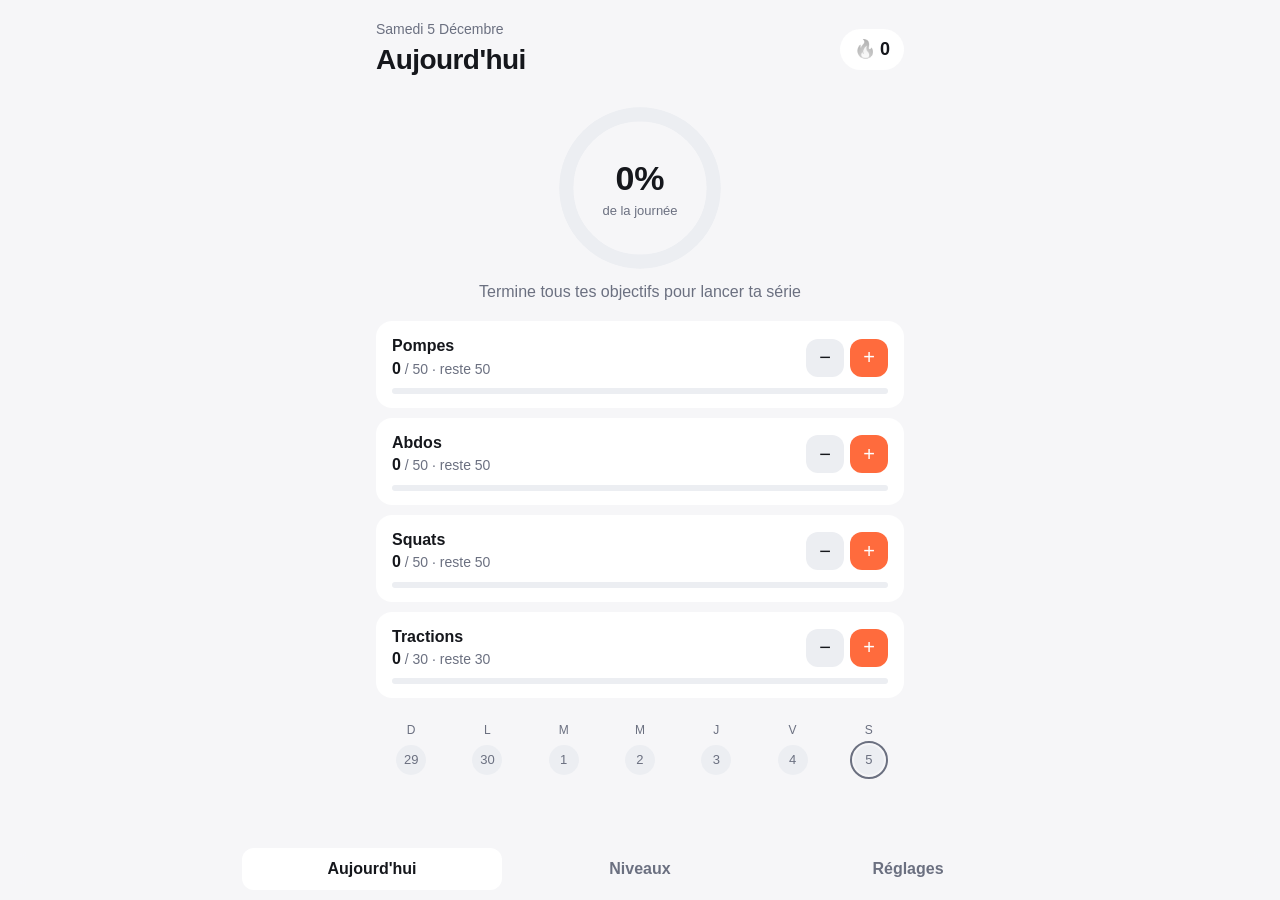
<file: index.html>
<!doctype html>
<html lang="fr">
<head>
  <meta charset="utf-8">
  <meta name="viewport" content="width=device-width, initial-scale=1, viewport-fit=cover">
  <meta name="theme-color" content="#0f1115">
  <meta name="apple-mobile-web-app-capable" content="yes">
  <meta name="apple-mobile-web-app-status-bar-style" content="black-translucent">
  <meta name="apple-mobile-web-app-title" content="Série">
  <title>Série</title>
  <link rel="manifest" href="manifest.webmanifest">
  <link rel="icon" href="icon.svg" type="image/svg+xml">
  <link rel="apple-touch-icon" href="icon-192.png">
  <link rel="stylesheet" href="style.css?v=4">
</head>
<body>
  <header class="top">
    <div>
      <p class="date" id="today-label"></p>
      <h1 id="headline">Aujourd'hui</h1>
    </div>
    <div class="streak" id="streak" title="Série en cours">
      <span class="flame">🔥</span><span id="streak-count">0</span>
    </div>
  </header>

  <main>
    <!-- Vue : Aujourd'hui -->
    <section id="view-today" class="view active">
      <div class="ring-card">
        <svg class="ring" viewBox="0 0 120 120" aria-hidden="true">
          <circle cx="60" cy="60" r="52" class="ring-bg"/>
          <circle cx="60" cy="60" r="52" class="ring-fg" id="ring-fg"/>
        </svg>
        <div class="ring-text">
          <strong id="pct">0%</strong>
          <span id="ring-sub">de la journée</span>
        </div>
      </div>
      <p class="streak-msg" id="streak-msg"></p>
      <ul class="exercises" id="exercise-list"></ul>
      <div class="week" id="week"></div>
    </section>

    <!-- Vue : Niveaux -->
    <section id="view-levels" class="view">
      <div class="rank-card" id="rank-card"></div>
      <div class="body-wrap" id="body"></div>
      <div class="legend" id="legend"></div>
      <ul class="level-list" id="level-list"></ul>
      <p class="hint center">Ton niveau dépend de ta <b>moyenne de répétitions par jour sur les 7 derniers jours</b> : la régularité paie, un jour sauté fait baisser la moyenne. Paliers estimés pour un pratiquant amateur.</p>
    </section>

    <!-- Vue : Réglages -->
    <section id="view-settings" class="view">
      <h2>Objectifs du jour</h2>
      <ul class="goal-list" id="goal-list"></ul>
      <form class="add-row" id="add-form">
        <input id="add-name" placeholder="Nouvel exercice" required maxlength="30">
        <input id="add-goal" type="number" inputmode="numeric" min="1" placeholder="Obj." required>
        <button class="btn" type="submit">Ajouter</button>
        <select id="add-kind" class="kind-select" aria-label="Type d'exercice"></select>
      </form>

      <h2>Rappels</h2>
      <p class="hint">Heures auxquelles tu veux être relancé dans la journée.</p>
      <ul class="time-list" id="time-list"></ul>
      <form class="add-row" id="time-form">
        <input id="time-input" type="time" required>
        <button class="btn" type="submit">Ajouter</button>
      </form>

      <h2>Alerte de fin de journée</h2>
      <p class="hint">Si tes objectifs ne sont pas terminés, dernier rappel pour ne pas casser la série.</p>
      <div class="add-row">
        <input id="eod-input" type="time">
      </div>

      <h2>Notifications push</h2>
      <div class="card">
        <p>Elles arrivent même appli fermée et te disent ce qu'il te reste. Elles s'arrêtent dès que ta journée est validée.</p>
        <p class="hint">Ton code de notifications&nbsp;:</p>
        <div class="add-row">
          <input id="topic" readonly aria-label="Code de notifications">
          <button class="btn" id="copy-topic" type="button">Copier</button>
        </div>
        <ol class="steps">
          <li>Installe l'appli gratuite <a href="https://apps.apple.com/app/ntfy/id1625396347" target="_blank" rel="noopener">ntfy</a> (<a href="https://play.google.com/store/apps/details?id=io.heckel.ntfy" target="_blank" rel="noopener">Android</a>), autorise ses notifications, appuie sur <b>+</b> et colle ce code.</li>
          <li>Une seule fois&nbsp;: colle aussi ce code sur <a href="https://github.com/dorianduvivier-dot/workout/settings/secrets/actions/new" target="_blank" rel="noopener">GitHub</a> avec le nom <code>NTFY_TOPIC</code>.</li>
        </ol>
        <button class="btn wide ghost" id="push-test" type="button">Envoyer une notification de test</button>
        <p class="hint" id="push-status"></p>
      </div>
      <details class="card">
        <summary>Autres options de rappel</summary>
        <p><strong>Notifications du navigateur</strong> : elles marchent seulement quand l'appli est ouverte.</p>
        <button class="btn wide ghost" id="notif-btn">Autoriser les notifications</button>
        <p class="hint" id="notif-status"></p>
        <p><strong>Rappels dans le calendrier</strong> : ils sonnent à heure fixe, sans tenir compte de ta progression.</p>
        <button class="btn wide ghost" id="ics-btn">Ajouter les rappels au calendrier</button>
      </details>

      <h2>Données</h2>
      <div class="row-btns">
        <button class="btn ghost" id="export-btn">Sauvegarder</button>
        <label class="btn ghost">Restaurer<input type="file" id="import-input" accept="application/json" hidden></label>
      </div>
    </section>
  </main>

  <nav class="tabs">
    <button class="tab active" data-view="today">Aujourd'hui</button>
    <button class="tab" data-view="levels">Niveaux</button>
    <button class="tab" data-view="settings">Réglages</button>
  </nav>

  <!-- Saisie d'une série -->
  <dialog id="log-dialog">
    <form method="dialog" id="log-form">
      <h3 id="log-title"></h3>
      <p class="hint" id="log-sub"></p>
      <input id="log-input" type="number" inputmode="numeric" min="1" placeholder="Répétitions" required>
      <div class="chips" id="log-chips"></div>
      <div class="row-btns">
        <button class="btn ghost" value="cancel" formnovalidate>Annuler</button>
        <button class="btn" value="ok" id="log-ok">Valider</button>
      </div>
    </form>
  </dialog>

  <div class="toast" id="toast"></div>
  <script src="levels.js?v=4"></script>
  <script src="app.js?v=4"></script>
</body>
</html>
</file>
<file: style.css>
:root {
  --bg: #0f1115;
  --surface: #181b22;
  --surface-2: #222631;
  --text: #f2f3f5;
  --muted: #8b90a0;
  --accent: #ff6b3d;
  --accent-soft: rgba(255, 107, 61, .15);
  --ok: #3ddc84;
  --ok-soft: rgba(61, 220, 132, .15);
  --radius: 16px;
  color-scheme: dark;
}
@media (prefers-color-scheme: light) {
  :root {
    --bg: #f6f6f8; --surface: #fff; --surface-2: #eceef2;
    --text: #15171c; --muted: #6b7080; color-scheme: light;
  }
}
* { box-sizing: border-box; -webkit-tap-highlight-color: transparent; }
html, body { margin: 0; }
body {
  background: var(--bg); color: var(--text);
  font: 16px/1.4 -apple-system, BlinkMacSystemFont, "Segoe UI", Roboto, sans-serif;
  padding: env(safe-area-inset-top) 16px calc(84px + env(safe-area-inset-bottom));
  max-width: 560px; margin: 0 auto; min-height: 100vh;
}
h1 { font-size: 28px; margin: 0; letter-spacing: -.02em; }
h2 { font-size: 13px; text-transform: uppercase; letter-spacing: .08em; color: var(--muted); margin: 28px 0 10px; }
h3 { margin: 0 0 4px; font-size: 20px; }
.hint { color: var(--muted); font-size: 14px; margin: 4px 0 10px; }

.top { display: flex; justify-content: space-between; align-items: center; padding: 20px 0 8px; }
.date { margin: 0; color: var(--muted); font-size: 14px; text-transform: capitalize; }
.streak {
  display: flex; align-items: center; gap: 4px; background: var(--surface);
  padding: 8px 14px; border-radius: 999px; font-weight: 700; font-size: 18px;
}
.streak.dim .flame { filter: grayscale(1); opacity: .5; }

.view { display: none; }
.view.active { display: block; }

.ring-card { position: relative; width: 170px; height: 170px; margin: 16px auto 8px; }
.ring { width: 100%; height: 100%; transform: rotate(-90deg); }
.ring circle { fill: none; stroke-width: 10; }
.ring-bg { stroke: var(--surface-2); }
.ring-fg { stroke: var(--accent); stroke-linecap: round; transition: stroke-dashoffset .5s ease, stroke .3s; }
.ring-fg.done { stroke: var(--ok); }
.ring-text { position: absolute; inset: 0; display: flex; flex-direction: column; align-items: center; justify-content: center; }
.ring-text strong { font-size: 34px; }
.ring-text span { color: var(--muted); font-size: 13px; }
.streak-msg { text-align: center; color: var(--muted); margin: 0 0 18px; min-height: 1.4em; }

.exercises, .goal-list, .time-list { list-style: none; margin: 0; padding: 0; display: grid; gap: 10px; }
.ex {
  background: var(--surface); border-radius: var(--radius); padding: 14px 16px;
  display: grid; grid-template-columns: 1fr auto; gap: 8px 12px; align-items: center;
}
.ex-name { font-weight: 600; }
.ex-count { color: var(--muted); font-size: 14px; }
.ex-count b { color: var(--text); font-size: 16px; }
.ex.complete .ex-count b { color: var(--ok); }
.bar { grid-column: 1 / -1; height: 6px; background: var(--surface-2); border-radius: 99px; overflow: hidden; }
.bar > i { display: block; height: 100%; background: var(--accent); border-radius: 99px; transition: width .4s ease; }
.ex.complete .bar > i { background: var(--ok); }
.ex-actions { display: flex; gap: 6px; }
.icon-btn {
  border: 0; background: var(--surface-2); color: var(--text); width: 38px; height: 38px;
  border-radius: 12px; font-size: 20px; cursor: pointer;
}
.icon-btn.plus { background: var(--accent); color: #fff; }
.ex.complete .icon-btn.plus { background: var(--ok-soft); color: var(--ok); }

.week { display: flex; justify-content: space-between; margin: 24px 0 0; gap: 6px; }
.day { flex: 1; text-align: center; font-size: 12px; color: var(--muted); }
.dot { width: 30px; height: 30px; margin: 6px auto 0; border-radius: 50%; background: var(--surface-2); display: grid; place-items: center; font-size: 13px; }
.dot.full { background: var(--ok); color: #0f1115; }
.dot.part { background: var(--accent-soft); color: var(--accent); }
.dot.today { outline: 2px solid var(--muted); outline-offset: 2px; }

.goal-list li, .time-list li {
  background: var(--surface); border-radius: 12px; padding: 8px 8px 8px 14px;
  display: flex; align-items: center; gap: 8px;
}
.goal-list .name { flex: 1; font-weight: 600; }
.goal-list input { width: 80px; }
.time-list .name { flex: 1; font-variant-numeric: tabular-nums; }

input {
  background: var(--surface-2); color: var(--text); border: 1px solid transparent; border-radius: 12px;
  padding: 10px 12px; font: inherit; min-width: 0;
}
input:focus { outline: none; border-color: var(--accent); }
.add-row { display: flex; gap: 8px; margin-top: 10px; }
.add-row input:first-child { flex: 1; }
#add-goal { width: 80px; flex: none; }

.btn {
  border: 0; background: var(--accent); color: #fff; font: inherit; font-weight: 600;
  padding: 10px 16px; border-radius: 12px; cursor: pointer; text-align: center;
}
.btn.ghost { background: var(--surface-2); color: var(--text); }
.btn.wide { width: 100%; margin-top: 6px; }
.btn:disabled { opacity: .5; }
.row-btns { display: flex; gap: 8px; margin-top: 12px; }
.row-btns > * { flex: 1; }
.card { background: var(--surface); border-radius: var(--radius); padding: 14px 16px; margin-bottom: 10px; }
.card p { margin: 0 0 6px; font-size: 15px; }
.card a { color: var(--accent); }
.card code { background: var(--surface-2); padding: 1px 6px; border-radius: 6px; font-size: 14px; }
.card summary { font-weight: 600; cursor: pointer; }
details.card[open] summary { margin-bottom: 10px; }
details.card p { margin-top: 10px; }
.steps { margin: 12px 0 4px; padding-left: 20px; font-size: 15px; }
.steps li { margin-bottom: 8px; }
#topic { flex: 1; font-family: ui-monospace, Menlo, monospace; font-size: 14px; }

.tabs {
  position: fixed; left: 0; right: 0; bottom: 0; display: flex; justify-content: center; gap: 8px;
  padding: 10px 16px calc(10px + env(safe-area-inset-bottom));
  background: color-mix(in srgb, var(--bg) 85%, transparent); backdrop-filter: blur(12px);
}
.tab {
  flex: 1; max-width: 260px; border: 0; background: transparent; color: var(--muted);
  font: inherit; font-weight: 600; padding: 10px; border-radius: 12px; cursor: pointer;
}
.tab.active { background: var(--surface); color: var(--text); }

dialog {
  border: 0; border-radius: 20px; background: var(--surface); color: var(--text);
  width: min(92vw, 380px); padding: 20px;
}
dialog::backdrop { background: rgba(0, 0, 0, .55); }
#log-input { width: 100%; font-size: 22px; text-align: center; margin-top: 8px; }
.chips { display: flex; flex-wrap: wrap; gap: 6px; margin-top: 10px; }
.chip { border: 0; background: var(--surface-2); color: var(--text); padding: 8px 12px; border-radius: 99px; font: inherit; cursor: pointer; }

.toast {
  position: fixed; left: 50%; bottom: calc(90px + env(safe-area-inset-bottom)); transform: translate(-50%, 20px);
  background: var(--text); color: var(--bg); padding: 10px 16px; border-radius: 12px; font-weight: 600;
  opacity: 0; pointer-events: none; transition: .25s; max-width: 90vw; text-align: center;
}
.toast.show { opacity: 1; transform: translate(-50%, 0); }

/* ---------- Niveaux ---------- */
:root { --body-off: #2a2e38; --body-base: #3a3f4b; }
@media (prefers-color-scheme: light) { :root { --body-off: #dfe2e8; --body-base: #c9cdd6; } }
.rank-card { display: flex; align-items: center; gap: 14px; background: var(--surface); border-radius: var(--radius); padding: 14px 16px; margin-top: 8px; }
.rank-card .hint { margin: 0; }
.rank-card strong { font-size: 22px; }
.body-wrap { margin: 14px 0 6px; }
.body { width: 100%; height: auto; display: block; }
.body-base { fill: var(--body-base); }
.muscle { stroke: var(--bg); stroke-width: 1.2; transition: fill .4s; }
.body-label { fill: var(--muted); font-size: 12px; }
.legend { display: flex; flex-wrap: wrap; justify-content: center; gap: 6px 12px; font-size: 12px; color: var(--muted); margin-bottom: 16px; }
.legend i { display: inline-block; width: 10px; height: 10px; border-radius: 3px; margin-right: 4px; vertical-align: -1px; }
.level-list { list-style: none; margin: 0; padding: 0; display: grid; gap: 10px; }
.lvl { background: var(--surface); border-radius: var(--radius); padding: 14px; display: flex; gap: 12px; align-items: flex-start; }
.lvl-main { flex: 1; min-width: 0; }
.lvl-top { display: flex; justify-content: space-between; gap: 8px; margin-bottom: 8px; font-weight: 600; }
.lvl-sub { color: var(--muted); font-size: 13px; margin-top: 8px; }
.lvl-sub b { color: var(--text); }
.chip.aim { margin-top: 10px; background: var(--accent-soft); color: var(--accent); font-weight: 600; font-size: 14px; }
.badge {
  flex: none; width: 40px; height: 40px; border-radius: 12px; display: grid; place-items: center;
  background: var(--c); color: #15171c; font-weight: 800; font-size: 13px; letter-spacing: -.05em;
  box-shadow: inset 0 0 0 2px rgba(255, 255, 255, .25);
}
.badge.big { width: 54px; height: 54px; border-radius: 16px; font-size: 17px; }
.center { text-align: center; margin-top: 16px; }
.kind-select {
  background: var(--surface-2); color: var(--text); border: 0; border-radius: 12px; padding: 10px; font: inherit;
}
#add-form { flex-wrap: wrap; }
#add-form .kind-select { flex-basis: 100%; }
.kind-select.small { display: block; margin-top: 4px; padding: 4px 8px; font-size: 13px; font-weight: 400; color: var(--muted); }
</file>
